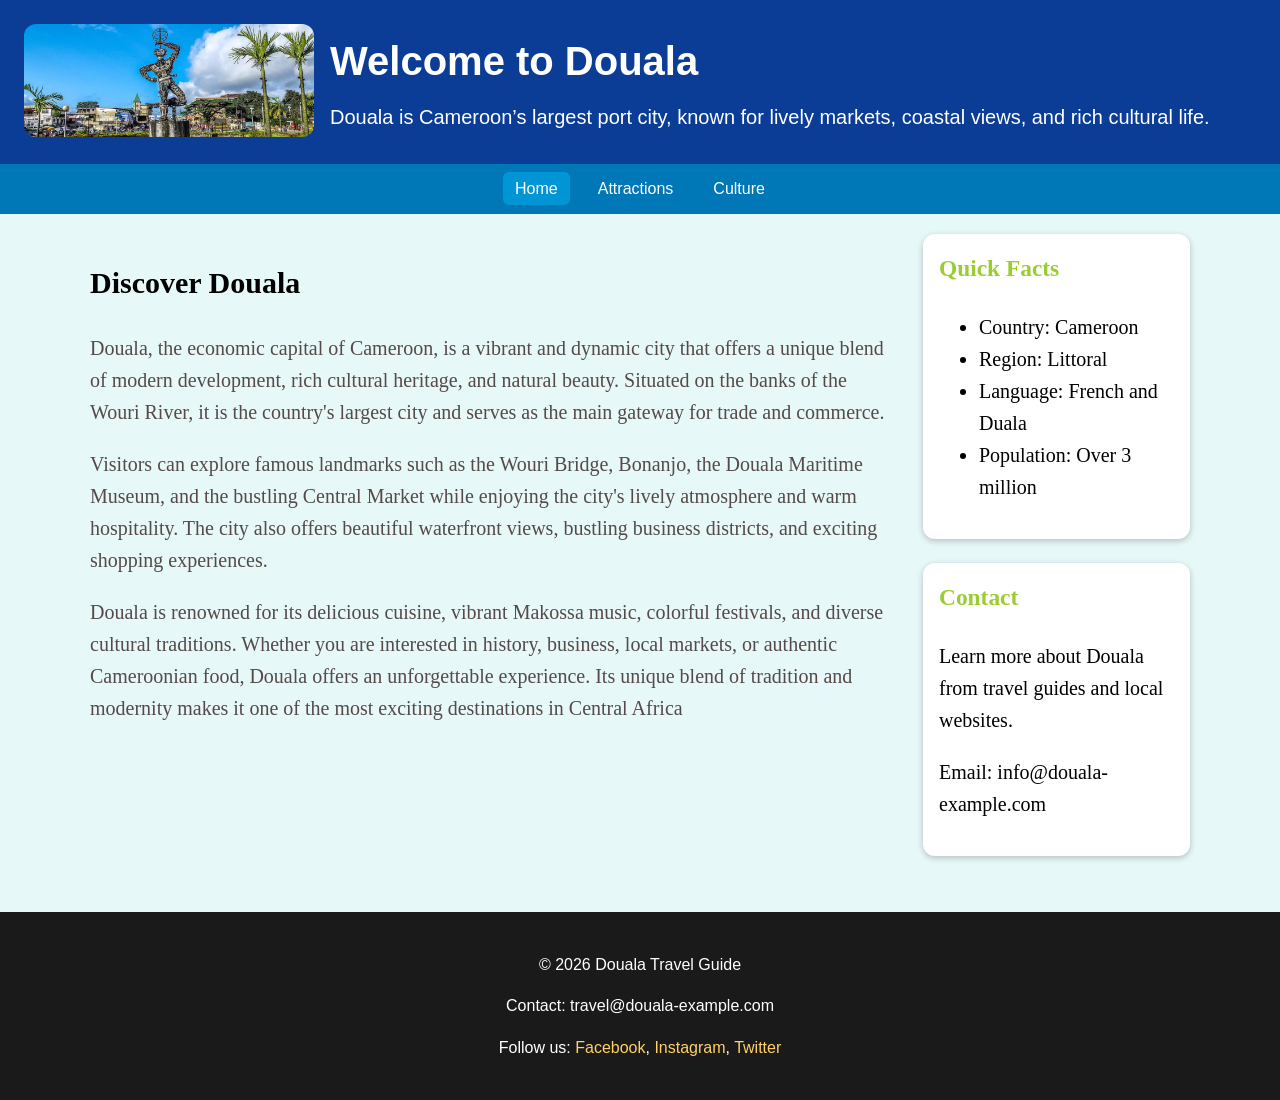
<file: index.html>
<!DOCTYPE html>
<html lang="en">
  <head>
    <meta charset="UTF-8">
    <meta name="viewport" content="width=device-width, initial-scale=1.0">
    <title>Douala | Home</title>
    <link rel="stylesheet" href="styles.css">
  </head>
  <body>
    <!-- Header contains the city logo on the left and the title + description on the right -->
    <header class="site-header">
      <div class="header-left">
        <img
          src="images/Doualaview.jpg"
          alt="Logo of Douala city"
          class="city-logo"
        />
      </div>

      <div class="header-right">
        <h1>Welcome to Douala</h1>
        <p class="page-description">
          Douala is Cameroon’s largest port city, known for lively markets,
          coastal views, and rich cultural life.
        </p>
      </div>
    </header>

    <!-- Navigation bar links to the main pages -->
    <nav class="site-nav" aria-label="Main site navigation">
      <ul>
        <li><a href="index.html" class="active">Home</a></li>
        <li><a href="attractions.html">Attractions</a></li>
        <li><a href="culture.html">Culture</a></li>
      </ul>
    </nav>

    <!-- Main page content: left side content and right side sidebar -->
    <main class="content-area">
      <section class="main-content">
        <h2>Discover Douala</h2>
        <p class="intro">
        Douala, the economic capital of Cameroon, is a vibrant and dynamic city that offers
         a unique blend of modern development, rich cultural heritage, and natural beauty.
          Situated on the banks of the Wouri River, it is the country's largest city and serves as 
          the main gateway for trade and commerce.
        </p>
        <p class="intro">
        Visitors can explore famous landmarks such as the Wouri Bridge, Bonanjo, the Douala Maritime Museum, 
         and the bustling Central Market while enjoying the city's lively atmosphere and warm hospitality. 
         The city also offers beautiful waterfront views, bustling business districts, and exciting shopping experiences.
        </p>
        <p class="intro">
          Douala is renowned for its delicious cuisine, vibrant Makossa music, colorful festivals, and diverse cultural traditions.
           Whether you are interested in history, business, local markets, or authentic Cameroonian food, Douala offers an unforgettable experience. 
           Its unique blend of tradition and modernity makes it one of the most exciting destinations in Central Africa
        </p>
      </section>

      <aside class="sidebar">
        <div class="card">
          <h3>Quick Facts</h3>
          <ul>
            <li>Country: Cameroon</li>
            <li>Region: Littoral</li>
            <li>Language: French and Duala</li>
            <li>Population: Over 3 million</li>
          </ul>
        </div>

        <div class="card">
          <h3>Contact</h3>
          <p>Learn more about Douala from travel guides and local websites.</p>
          <p>Email: info@douala-example.com</p>
        </div>
      </aside>
    </main>

    <!-- Footer with copyright, contact, and social links -->
    <footer class="site-footer">
      <p>&copy; 2026 Douala Travel Guide</p>
      <p>Contact: travel@douala-example.com</p>
      <p>
        Follow us:
        <a href="https://www.facebook.com/Doualaphotos" target="_blank">Facebook</a>,
        <a href="https://www.facebook.com/Doualaphotos" target="_blank">Instagram</a>,
        <a href="https://www.facebook.com/Doualaphotos" target="_blank">Twitter</a>
      </p>
    </footer>
  </body>
</html>
</file>
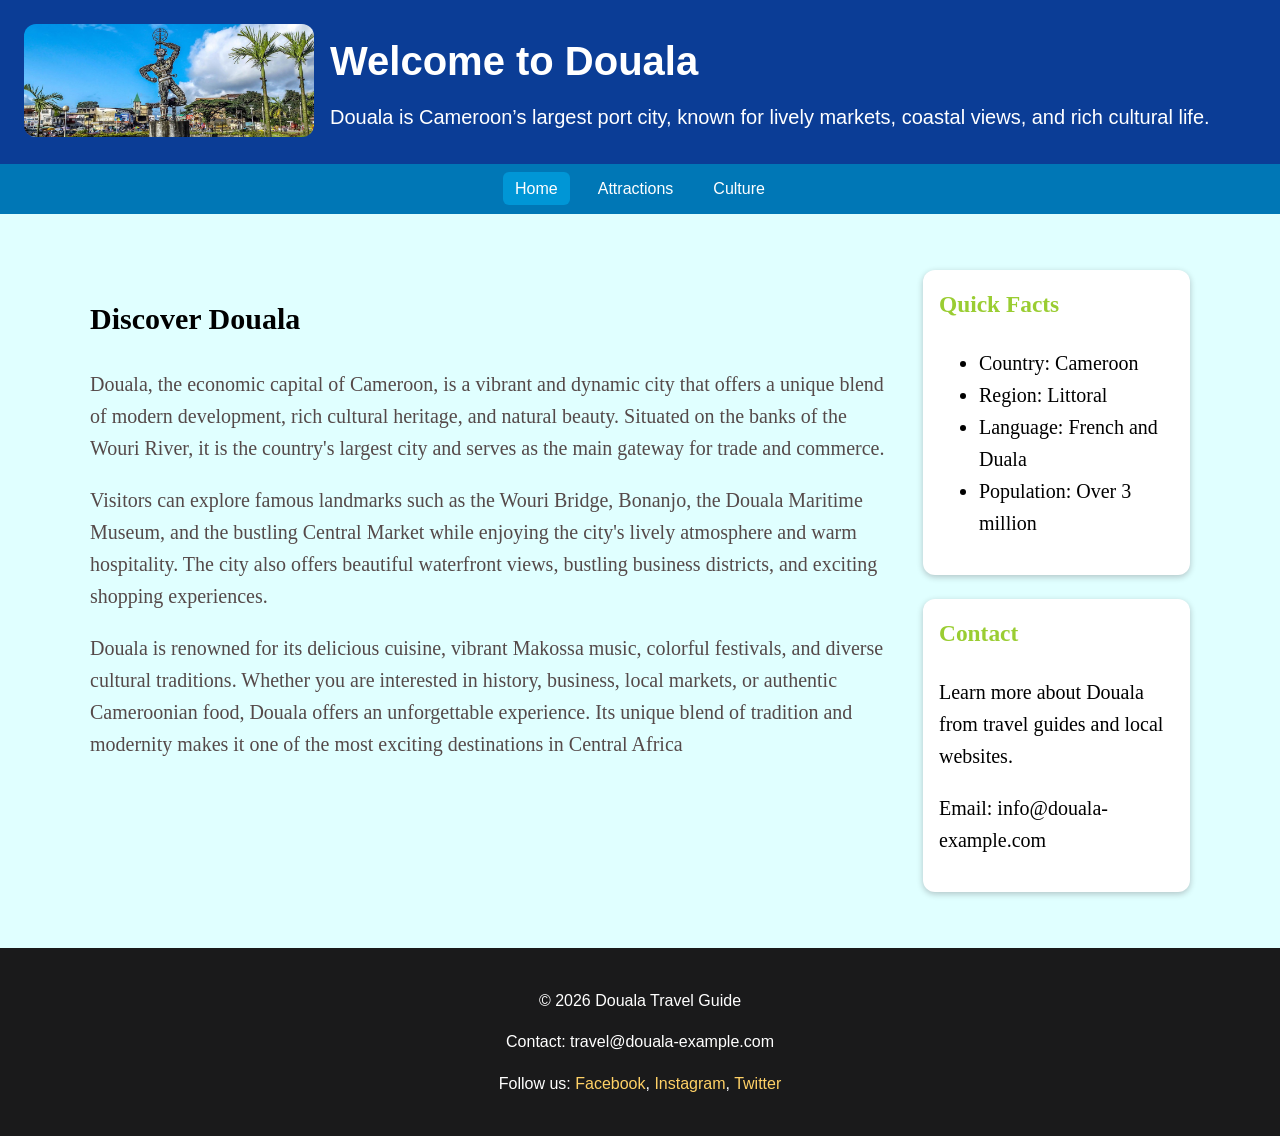
<file: Douala/index.html>
<!DOCTYPE html>
<html lang="en">
  <head>
    <meta charset="UTF-8">
    <meta name="viewport" content="width=device-width, initial-scale=1.0">
    <title>Douala | Home</title>
    <link rel="stylesheet" href="styles.css">
  </head>
  <body>
    <!-- Header contains the city logo on the left and the title + description on the right -->
    <div class="top-bar">
    <header class="site-header">
      <div class="header-left">
        <img
          src="images/Doualaview.jpg"
          alt="Logo of Douala city"
          class="city-logo"
        />
      </div>

      <div class="header-right">
        <h1>Welcome to Douala</h1>
        <p class="page-description">
          Douala is Cameroon’s largest port city, known for lively markets,
          coastal views, and rich cultural life.
        </p>
      </div>
    </header>

    <!-- Navigation bar links to the main pages -->
    <nav class="site-nav" aria-label="Main site navigation">
      <ul>
        <li><a href="index.html" class="active">Home</a></li>
        <li><a href="attractions.html">Attractions</a></li>
        <li><a href="culture.html">Culture</a></li>
      </ul>
    </nav>
    </div>

    <!-- Main page content: left side content and right side sidebar -->
    <main class="content-area">
      <section class="main-content">
        <h2>Discover Douala</h2>
        <p class="intro">
        Douala, the economic capital of Cameroon, is a vibrant and dynamic city that offers
         a unique blend of modern development, rich cultural heritage, and natural beauty.
          Situated on the banks of the Wouri River, it is the country's largest city and serves as 
          the main gateway for trade and commerce.
        </p>
        <p class="intro">
        Visitors can explore famous landmarks such as the Wouri Bridge, Bonanjo, the Douala Maritime Museum, 
         and the bustling Central Market while enjoying the city's lively atmosphere and warm hospitality. 
         The city also offers beautiful waterfront views, bustling business districts, and exciting shopping experiences.
        </p>
        <p class="intro">
          Douala is renowned for its delicious cuisine, vibrant Makossa music, colorful festivals, and diverse cultural traditions.
           Whether you are interested in history, business, local markets, or authentic Cameroonian food, Douala offers an unforgettable experience. 
           Its unique blend of tradition and modernity makes it one of the most exciting destinations in Central Africa
        </p>
      </section>

      <aside class="sidebar">
        <div class="card">
          <h3>Quick Facts</h3>
          <ul>
            <li>Country: Cameroon</li>
            <li>Region: Littoral</li>
            <li>Language: French and Duala</li>
            <li>Population: Over 3 million</li>
          </ul>
        </div>

        <div class="card">
          <h3>Contact</h3>
          <p>Learn more about Douala from travel guides and local websites.</p>
          <p>Email: info@douala-example.com</p>
        </div>
      </aside>
    </main>

    <!-- Footer with copyright, contact, and social links -->
    <footer class="site-footer">
      <p>&copy; 2026 Douala Travel Guide</p>
      <p>Contact: travel@douala-example.com</p>
      <p>
        Follow us:
        <a href="https://www.facebook.com/Doualaphotos" target="_blank">Facebook</a>,
        <a href="https://www.facebook.com/Doualaphotos" target="_blank">Instagram</a>,
        <a href="https://www.facebook.com/Doualaphotos" target="_blank">Twitter</a>
      </p>
    </footer>
  </body>
</html>
</file>
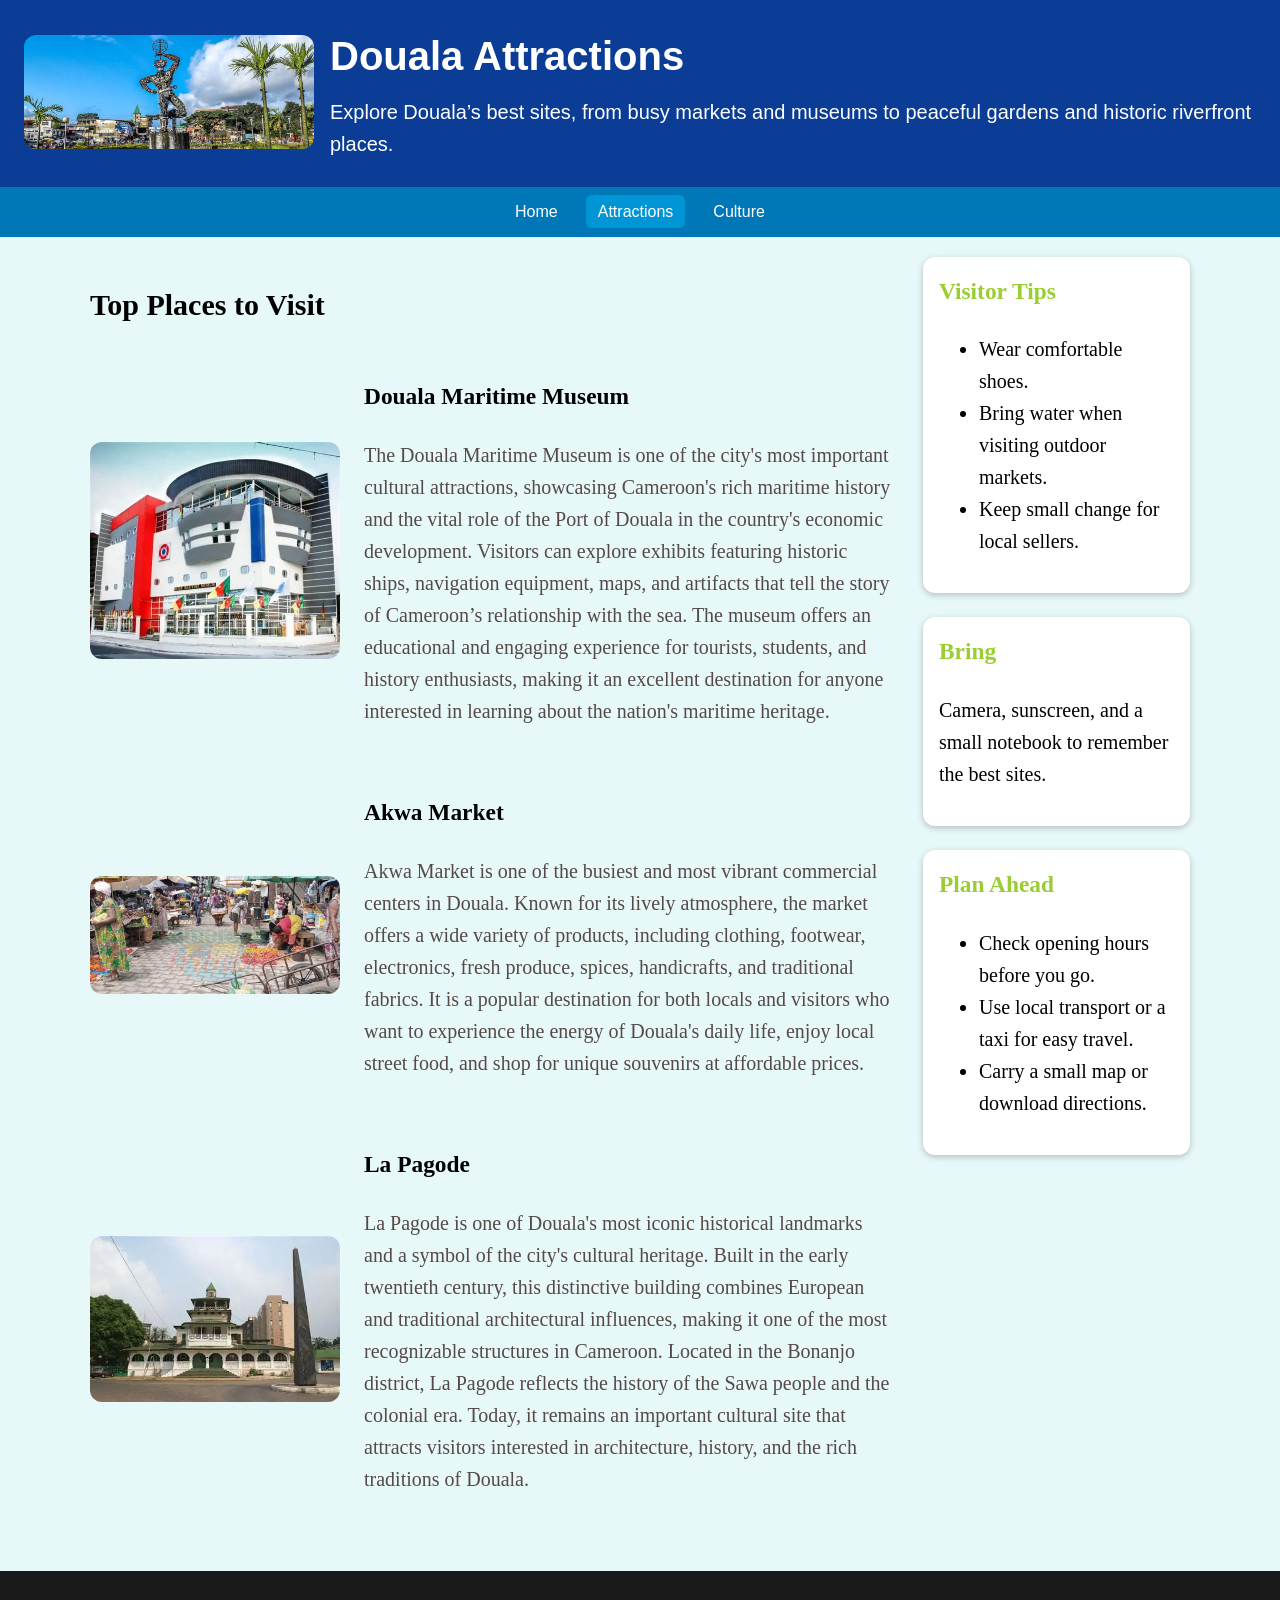
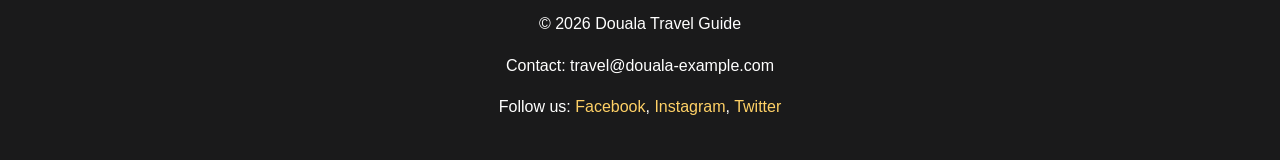
<file: attractions.html>
<!DOCTYPE html>
<html lang="en">
  <head>
    <meta charset="UTF-8">
    <meta name="viewport" content="width=device-width, initial-scale=1.0">
    <title>Douala | Attractions</title>
    <link rel="stylesheet" href="styles.css">
  </head>
  <body>
    <header class="site-header">
      <div class="header-left">
        <img
          src="images/Doualaview.jpg"
          alt="Logo of Douala city"
          class="city-logo"
        />
      </div>

      <div class="header-right">
        <h1>Douala Attractions</h1>
        <p class="page-description">
          Explore Douala’s best sites, from busy markets and museums to peaceful gardens and historic riverfront places.
        </p>
      </div>
    </header>

    <nav class="site-nav" aria-label="Main site navigation">
      <ul>
        <li><a href="index.html">Home</a></li>
        <li><a href="attractions.html" class="active">Attractions</a></li>
        <li><a href="culture.html">Culture</a></li>
      </ul>
    </nav>

    <main class="content-area">
      <section class="main-content">
        <h2>Top Places to Visit</h2>
        <article class="highlight-card">
          <img
          src="images/museum.webp"
          alt="La Pagode in Douala"
          class="article-image"
          />
          <div class="article-text">
          <h3>Douala Maritime Museum</h3>
          <p class="intro">
            The Douala Maritime Museum is one of the city's most important cultural attractions, 
            showcasing Cameroon's rich maritime history and the vital role of the Port of Douala 
            in the country's economic development. Visitors can explore exhibits featuring historic ships,
             navigation equipment, maps, and artifacts that tell the story of Cameroon’s relationship with the sea. 
             The museum offers an educational and engaging experience for tourists, students, and history enthusiasts, 
             making it an excellent destination for anyone interested in learning about the nation's maritime heritage.
          </p>
          </div>
        </article>

        <article class="highlight-card">
          <img
          src="images/akwamarket.jpeg"
          alt="Akwa Market"
          class="article-image
          "/>
          <div class="article-text">
          <h3>Akwa Market</h3>
          <p class="intro">
            Akwa Market is one of the busiest and most vibrant commercial centers in Douala. Known for its lively atmosphere,
             the market offers a wide variety of products, including clothing, footwear, electronics, fresh produce, spices, 
             handicrafts, and traditional fabrics. It is a popular destination for both locals and visitors who want to experience the energy of Douala's daily life, 
             enjoy local street food, and shop for unique souvenirs at affordable prices.
          </p>
          </div>
        </article>

        <article class="highlight-card">
          <img
          src="images/lapagode.webp"
          alt="La Pagode in Douala"
          class="article-image"
          />
          <div class="article-text">
          <h3>La Pagode</h3>
          <p class="intro">
           La Pagode is one of Douala's most iconic historical landmarks and a symbol of the city's cultural heritage. 
           Built in the early twentieth century, this distinctive building combines European and traditional architectural influences,
            making it one of the most recognizable structures in Cameroon. Located in the Bonanjo district, La Pagode reflects the history of the Sawa people and the colonial era. 
            Today, it remains an important cultural site that attracts visitors interested in architecture, history, and the rich traditions of Douala.
          </p>
          </div>
        </article>
      </section>

      <aside class="sidebar">
        <div class="card">
          <h3>Visitor Tips</h3>
          <ul>
            <li>Wear comfortable shoes.</li>
            <li>Bring water when visiting outdoor markets.</li>
            <li>Keep small change for local sellers.</li>
          </ul>
        </div>

        <div class="card">
          <h3>Bring</h3>
          <p>Camera, sunscreen, and a small notebook to remember the best sites.</p>
        </div>
        <div class="card">
          <h3>Plan Ahead</h3>
        <ul>
          <li>Check opening hours before you go.</li>
          <li>Use local transport or a taxi for easy travel.</li>
          <li>Carry a small map or download directions.</li>
      </ul>
  </div>
      </aside>
    </main>

    <footer class="site-footer">
      <p>&copy; 2026 Douala Travel Guide</p>
      <p>Contact: travel@douala-example.com</p>
      <p>
        Follow us:
        <a href="#">Facebook</a>,
        <a href="#">Instagram</a>,
        <a href="#">Twitter</a>
      </p>
    </footer>
  </body>
</html>
</file>
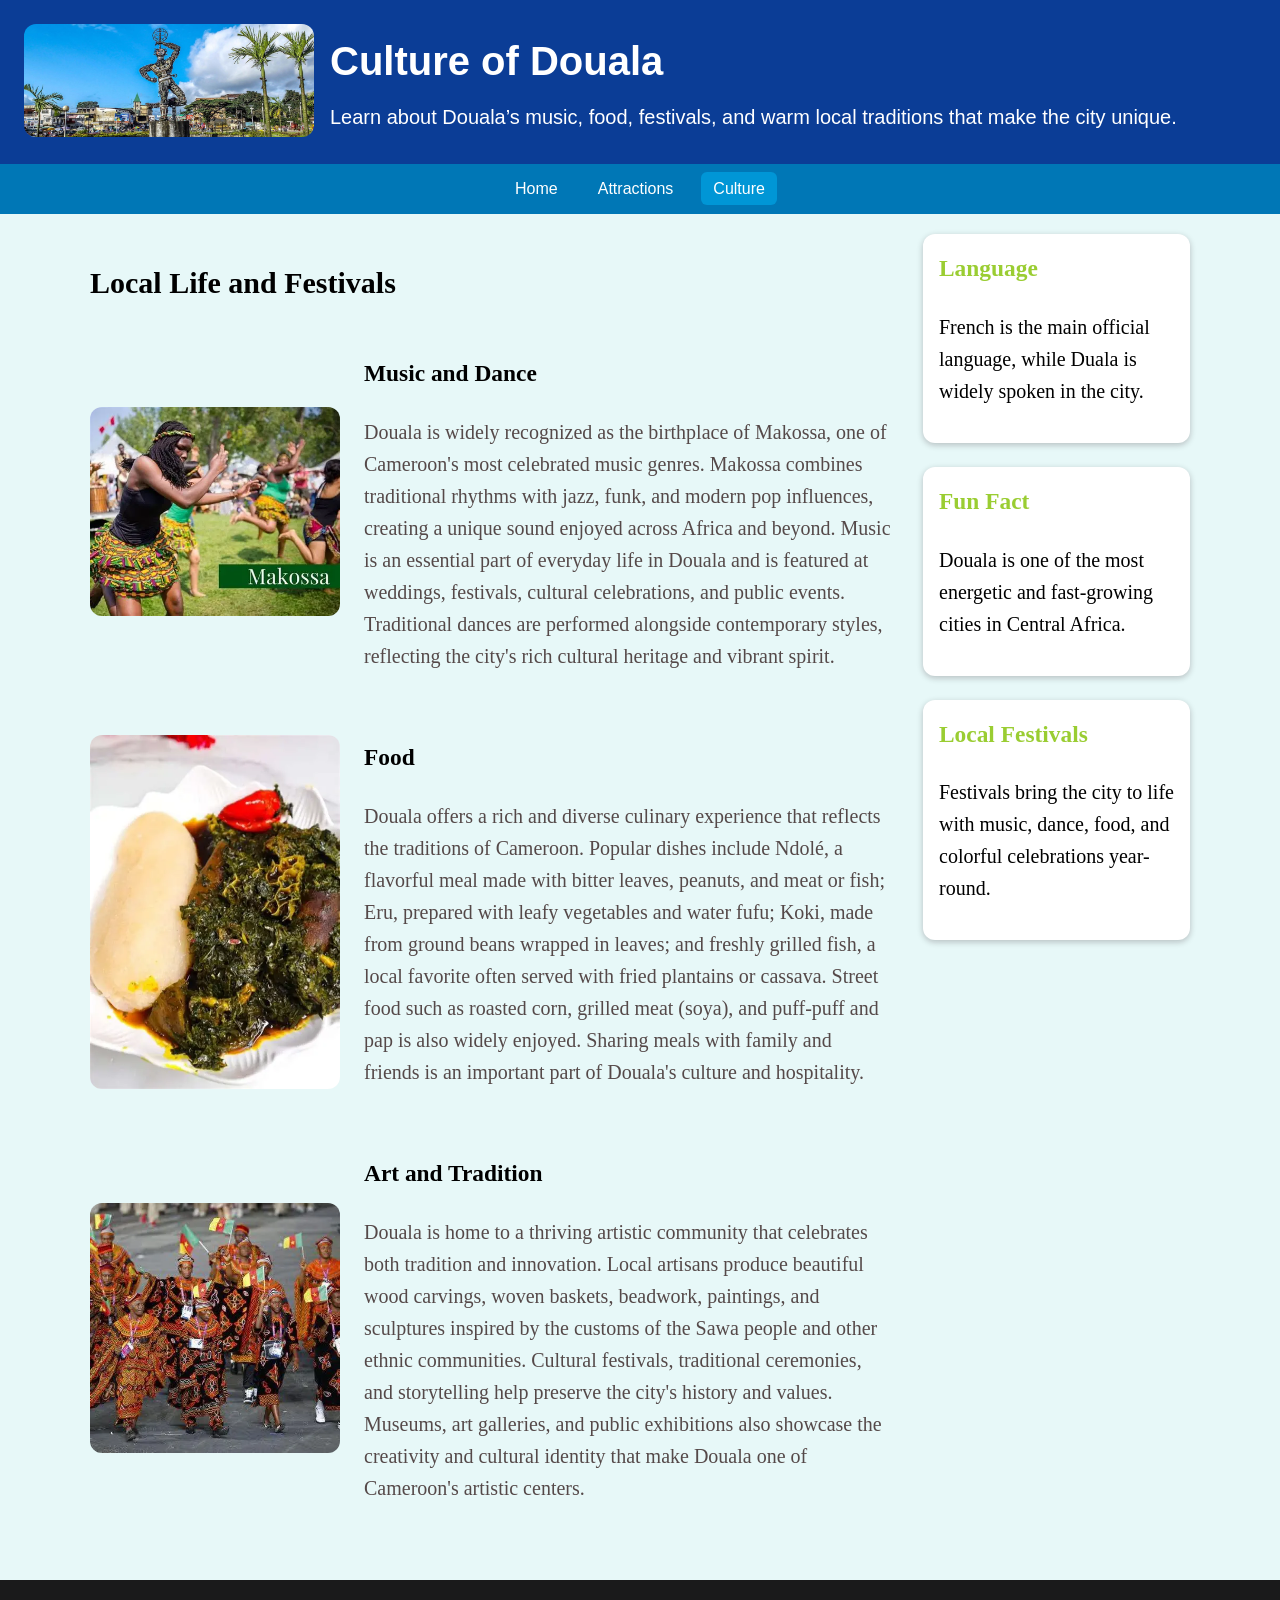
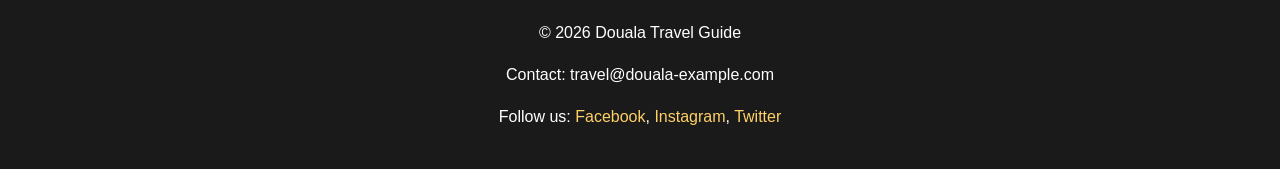
<file: culture.html>
<!DOCTYPE html>
<html lang="en">
  <head>
    <meta charset="UTF-8">
    <meta name="viewport" content="width=device-width, initial-scale=1.0">
    <title>Douala | Culture</title>
    <link rel="stylesheet" href="styles.css">
  </head>
  <body>
    <header class="site-header">
      <div class="header-left">
        <img
          src="images/Doualaview.jpg"
          alt="Logo of Douala city"
          class="city-logo"
        />
      </div>

      <div class="header-right">
        <h1>Culture of Douala</h1>
        <p class="page-description">
         Learn about Douala’s music, food, festivals, and warm local traditions that make the city unique.
        </p>
      </div>
    </header>

    <nav class="site-nav" aria-label="Main site navigation">
      <ul>
        <li><a href="index.html">Home</a></li>
        <li><a href="attractions.html">Attractions</a></li>
        <li><a href="culture.html" class="active">Culture</a></li>
      </ul>
    </nav>

    <main class="content-area">
      <section class="main-content">
        <h2>Local Life and Festivals</h2>
        <article class="highlight-card">
          <img
          src="images/makossa.webp"
          alt="Makossa Dance"
          class="article-image
          "/>
          <div class="article-text">
          <h3>Music and Dance</h3>
          <p class="intro">
           Douala is widely recognized as the birthplace of Makossa, one of Cameroon's most celebrated music genres. 
           Makossa combines traditional rhythms with jazz, funk, and modern pop influences, creating a unique sound enjoyed across Africa and beyond. 
           Music is an essential part of everyday life in Douala and is featured at weddings, festivals, cultural celebrations, and public events.
            Traditional dances are performed alongside contemporary styles, reflecting the city's rich cultural heritage and vibrant spirit.
          </p>
          </div>
        </article>

        <article class="highlight-card">
          <img
          src="images/fufueru.webp"
          alt="Cameroon Dish Fufu and Eru"
          class="article-image"
          />
          <div class="article-text">
          <h3>Food</h3>
          <p class="intro">
            Douala offers a rich and diverse culinary experience that reflects the traditions of Cameroon. 
            Popular dishes include Ndolé, a flavorful meal made with bitter leaves, peanuts, and meat or fish; Eru, prepared with leafy vegetables 
            and water fufu; Koki, made from ground beans wrapped in leaves; and freshly grilled fish, a local favorite often served with fried plantains or cassava.
             Street food such as roasted corn, grilled meat (soya), and puff-puff and pap is also widely enjoyed. Sharing meals with family and friends is an important part of Douala's culture and hospitality.
          </p>
          </div>
        </article>

        <article class="highlight-card">
          <img
          src="images/culture.webp"
          alt="Cemeroon Art and Tradition"
          class="article-image"
          />
          <div class="article-text">
          <h3>Art and Tradition</h3>
          <p class="intro">
            Douala is home to a thriving artistic community that celebrates both tradition and innovation. 
            Local artisans produce beautiful wood carvings, woven baskets, beadwork, paintings, and sculptures inspired
             by the customs of the Sawa people and other ethnic communities. Cultural festivals, traditional ceremonies, and storytelling help 
             preserve the city's history and values. Museums, art galleries, and public exhibitions also showcase the creativity and cultural identity 
             that make Douala one of Cameroon's artistic centers.
          </p>
          </div>
        </article>
      </section>

      <aside class="sidebar">
        <div class="card">
          <h3>Language</h3>
          <p>
            French is the main official language, while Duala is widely spoken in
            the city.
          </p>
        </div>

        <div class="card">
          <h3>Fun Fact</h3>
          <p>Douala is one of the most energetic and fast-growing cities in Central Africa.</p>
        </div>
        <div class="card">
        <h3>Local Festivals</h3>
         <p>Festivals bring the city to life with music, dance, food, and colorful celebrations year-round.</p>
      </div>
      </aside>
    </main>

    <footer class="site-footer">
      <p>&copy; 2026 Douala Travel Guide</p>
      <p>Contact: travel@douala-example.com</p>
      <p>
        Follow us:
        <a href="#">Facebook</a>,
        <a href="#">Instagram</a>,
        <a href="#">Twitter</a>
      </p>
    </footer>
  </body>
</html>
</file>
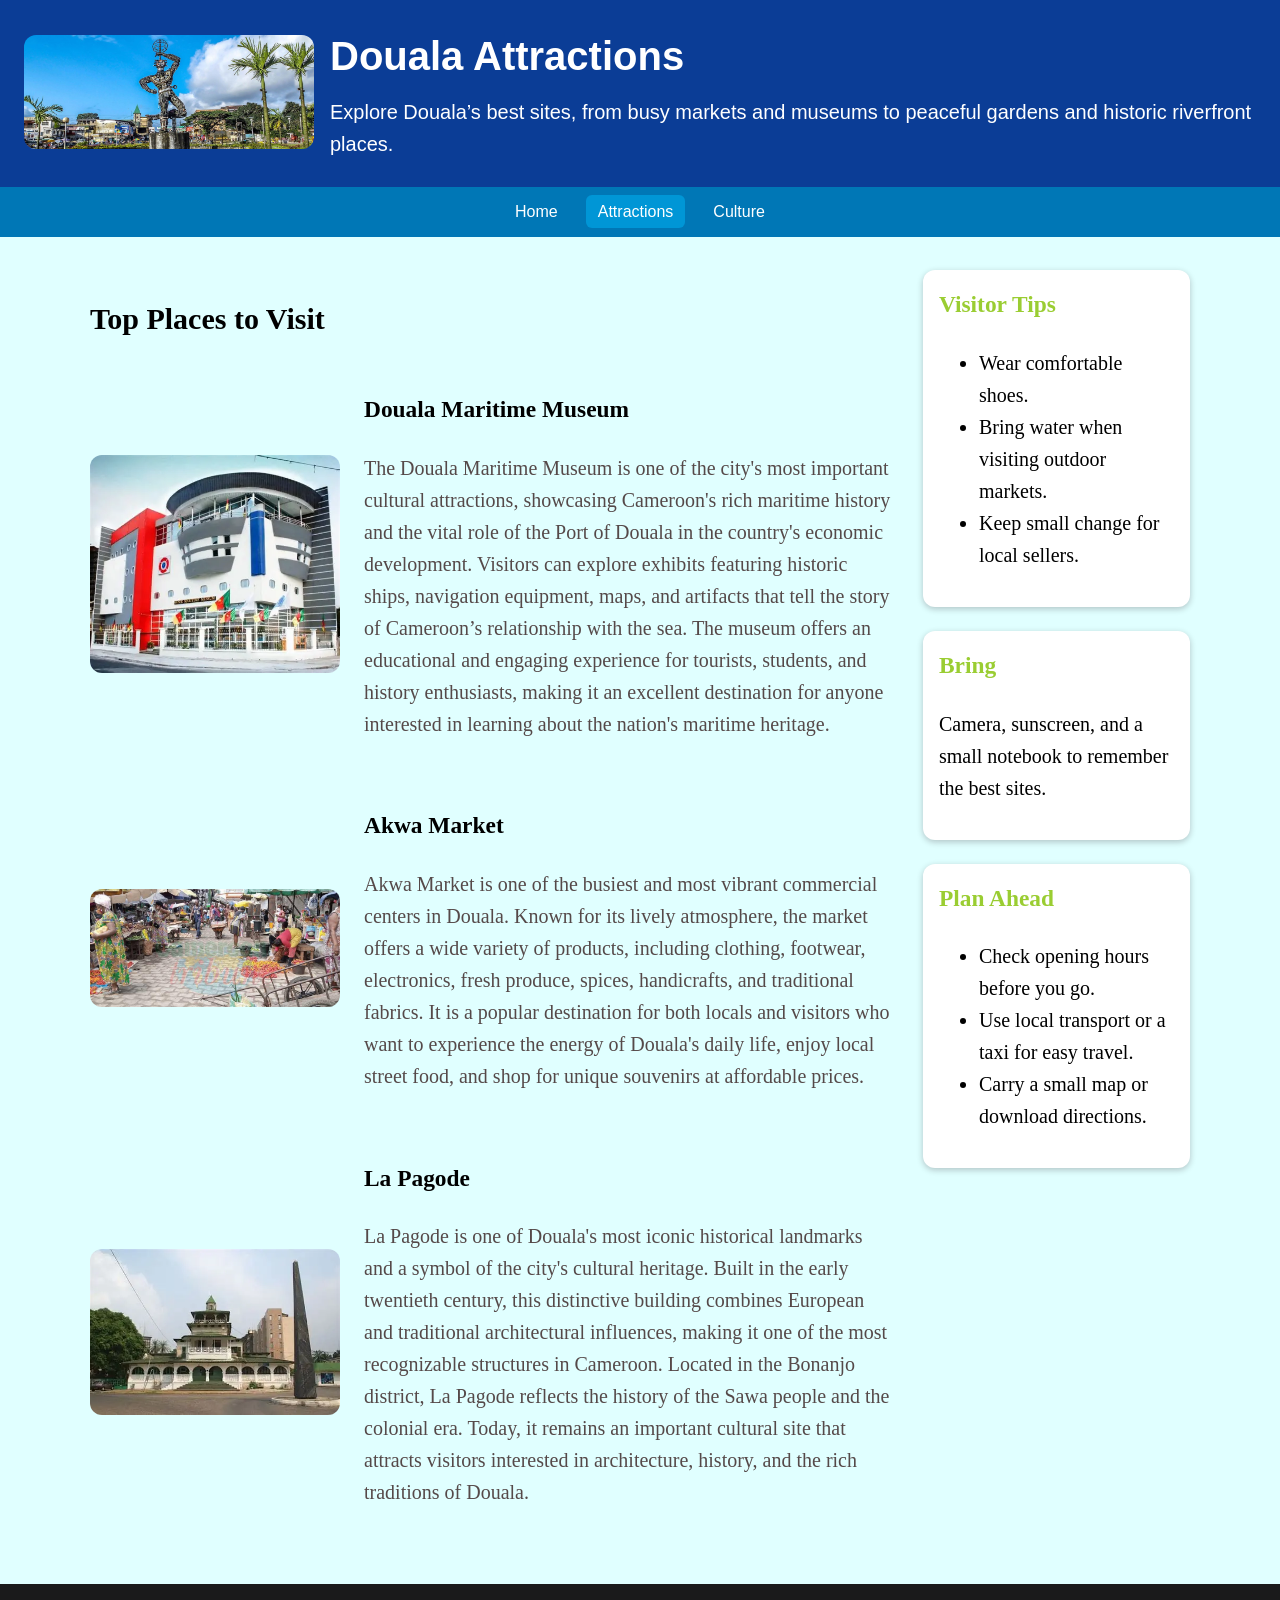
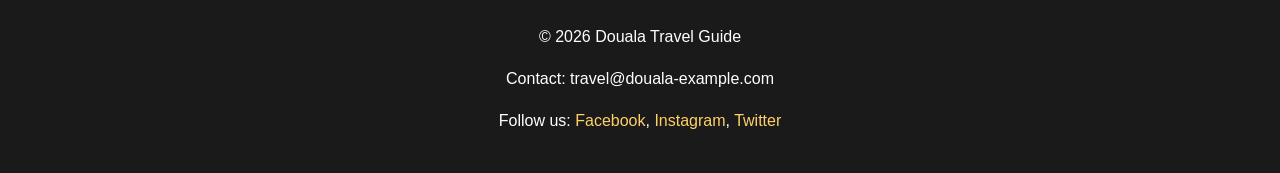
<file: Douala/attractions.html>
<!DOCTYPE html>
<html lang="en">
  <head>
    <meta charset="UTF-8">
    <meta name="viewport" content="width=device-width, initial-scale=1.0">
    <title>Douala | Attractions</title>
    <link rel="stylesheet" href="styles.css">
  </head>
  <body>
    <div class="top-bar">
    <header class="site-header">
      <div class="header-left">
        <img
          src="images/Doualaview.jpg"
          alt="Logo of Douala city"
          class="city-logo"
        />
      </div>

      <div class="header-right">
        <h1>Douala Attractions</h1>
        <p class="page-description">
          Explore Douala’s best sites, from busy markets and museums to peaceful gardens and historic riverfront places.
        </p>
      </div>
    </header>

    <nav class="site-nav" aria-label="Main site navigation">
      <ul>
        <li><a href="index.html">Home</a></li>
        <li><a href="attractions.html" class="active">Attractions</a></li>
        <li><a href="culture.html">Culture</a></li>
      </ul>
    </nav>
    </div>

    <main class="content-area">
      <section class="main-content">
        <h2>Top Places to Visit</h2>
        <article class="highlight-card">
          <img
          src="images/museum.webp"
          alt="La Pagode in Douala"
          class="article-image"
          />
          <div class="article-text">
          <h3>Douala Maritime Museum</h3>
          <p class="intro">
            The Douala Maritime Museum is one of the city's most important cultural attractions, 
            showcasing Cameroon's rich maritime history and the vital role of the Port of Douala 
            in the country's economic development. Visitors can explore exhibits featuring historic ships,
             navigation equipment, maps, and artifacts that tell the story of Cameroon’s relationship with the sea. 
             The museum offers an educational and engaging experience for tourists, students, and history enthusiasts, 
             making it an excellent destination for anyone interested in learning about the nation's maritime heritage.
          </p>
          </div>
        </article>

        <article class="highlight-card">
          <img
          src="images/akwamarket.jpeg"
          alt="Akwa Market"
          class="article-image
          "/>
          <div class="article-text">
          <h3>Akwa Market</h3>
          <p class="intro">
            Akwa Market is one of the busiest and most vibrant commercial centers in Douala. Known for its lively atmosphere,
             the market offers a wide variety of products, including clothing, footwear, electronics, fresh produce, spices, 
             handicrafts, and traditional fabrics. It is a popular destination for both locals and visitors who want to experience the energy of Douala's daily life, 
             enjoy local street food, and shop for unique souvenirs at affordable prices.
          </p>
          </div>
        </article>

        <article class="highlight-card">
          <img
          src="images/lapagode.webp"
          alt="La Pagode in Douala"
          class="article-image"
          />
          <div class="article-text">
          <h3>La Pagode</h3>
          <p class="intro">
           La Pagode is one of Douala's most iconic historical landmarks and a symbol of the city's cultural heritage. 
           Built in the early twentieth century, this distinctive building combines European and traditional architectural influences,
            making it one of the most recognizable structures in Cameroon. Located in the Bonanjo district, La Pagode reflects the history of the Sawa people and the colonial era. 
            Today, it remains an important cultural site that attracts visitors interested in architecture, history, and the rich traditions of Douala.
          </p>
          </div>
        </article>
      </section>

      <aside class="sidebar">
        <div class="card">
          <h3>Visitor Tips</h3>
          <ul>
            <li>Wear comfortable shoes.</li>
            <li>Bring water when visiting outdoor markets.</li>
            <li>Keep small change for local sellers.</li>
          </ul>
        </div>

        <div class="card">
          <h3>Bring</h3>
          <p>Camera, sunscreen, and a small notebook to remember the best sites.</p>
        </div>
        <div class="card">
          <h3>Plan Ahead</h3>
        <ul>
          <li>Check opening hours before you go.</li>
          <li>Use local transport or a taxi for easy travel.</li>
          <li>Carry a small map or download directions.</li>
      </ul>
  </div>
      </aside>
    </main>

    <footer class="site-footer">
      <p>&copy; 2026 Douala Travel Guide</p>
      <p>Contact: travel@douala-example.com</p>
      <p>
        Follow us:
        <a href="#">Facebook</a>,
        <a href="#">Instagram</a>,
        <a href="#">Twitter</a>
      </p>
    </footer>
  </body>
</html>
</file>
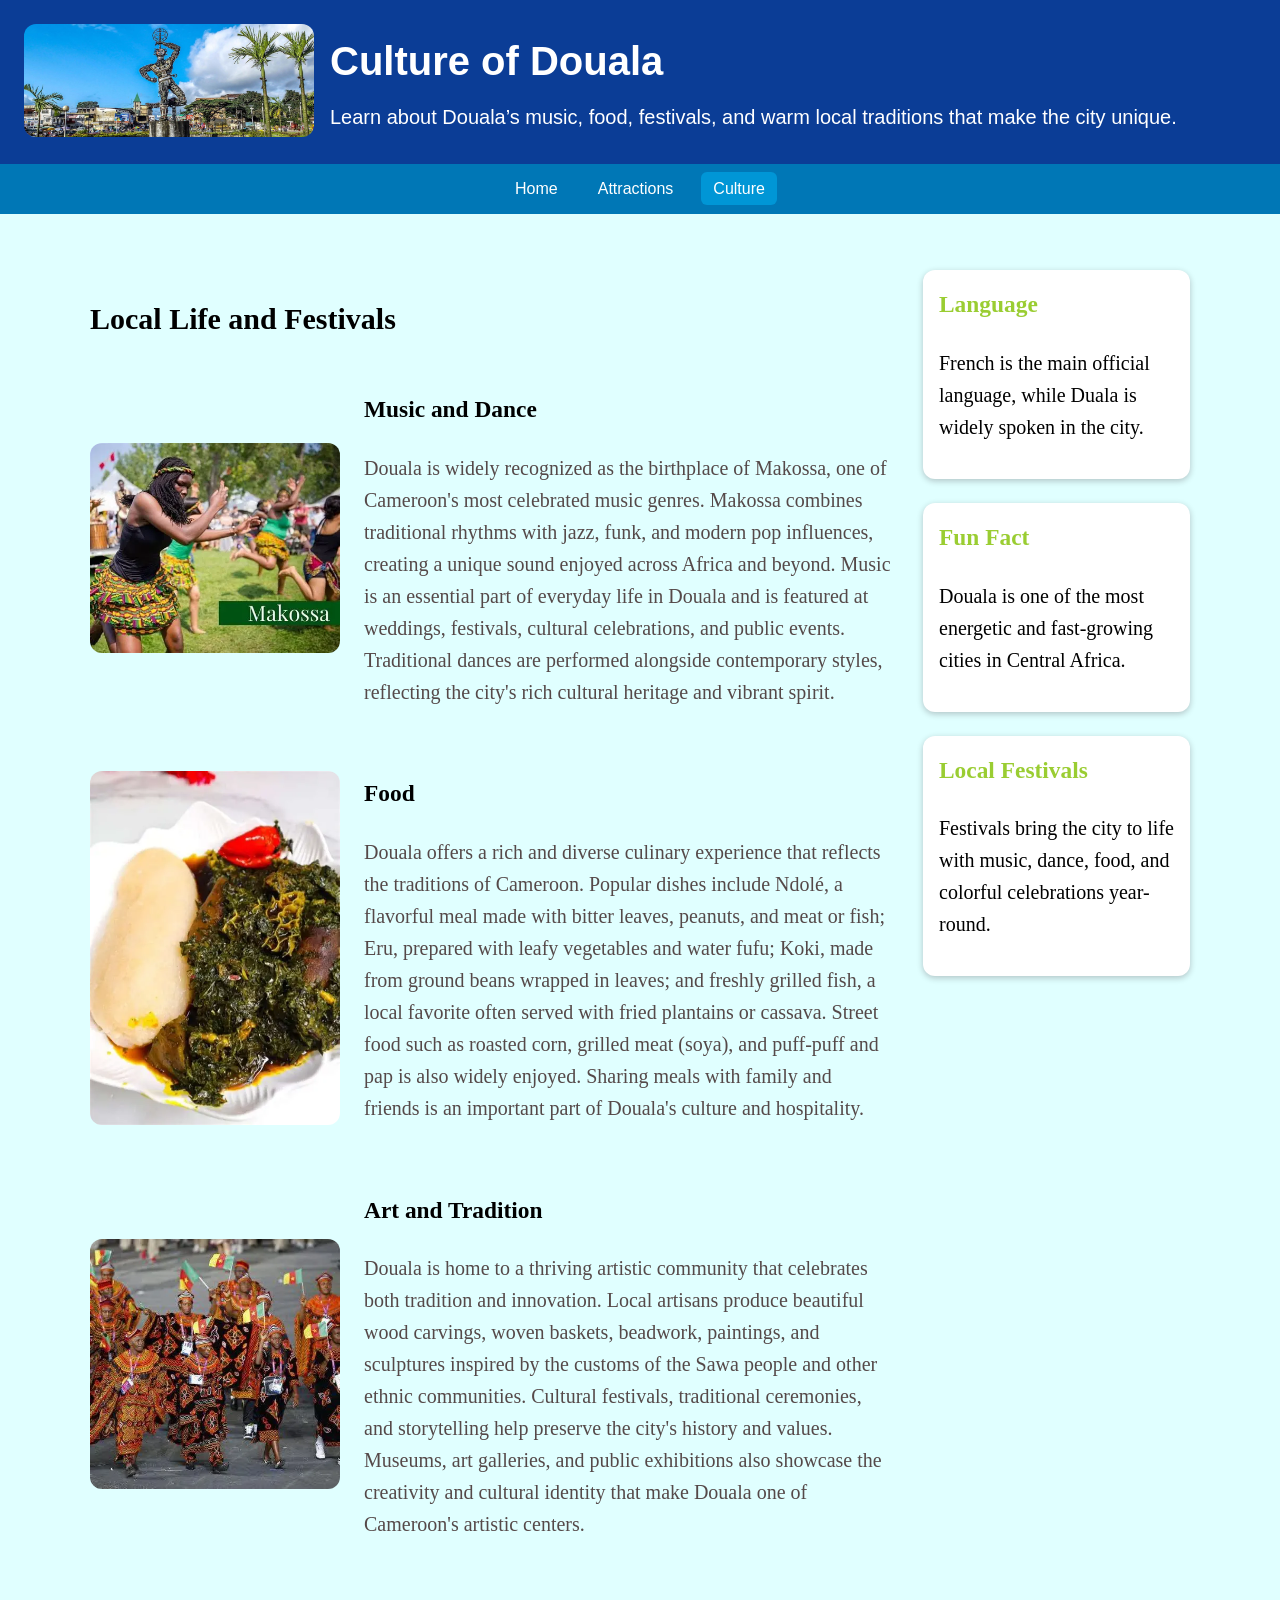
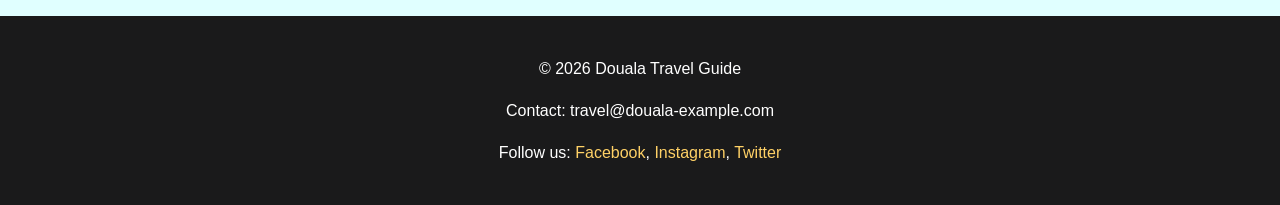
<file: Douala/culture.html>
<!DOCTYPE html>
<html lang="en">
  <head>
    <meta charset="UTF-8">
    <meta name="viewport" content="width=device-width, initial-scale=1.0">
    <title>Douala | Culture</title>
    <link rel="stylesheet" href="styles.css">
  </head>
  <body>
    <div class="top-bar">
    <header class="site-header">
      <div class="header-left">
        <img
          src="images/Doualaview.jpg"
          alt="Logo of Douala city"
          class="city-logo"
        />
      </div>

      <div class="header-right">
        <h1>Culture of Douala</h1>
        <p class="page-description">
         Learn about Douala’s music, food, festivals, and warm local traditions that make the city unique.
        </p>
      </div>
    </header>

    <nav class="site-nav" aria-label="Main site navigation">
      <ul>
        <li><a href="index.html">Home</a></li>
        <li><a href="attractions.html">Attractions</a></li>
        <li><a href="culture.html" class="active">Culture</a></li>
      </ul>
    </nav>
    </div>

    <main class="content-area">
      <section class="main-content">
        <h2>Local Life and Festivals</h2>
        <article class="highlight-card">
          <img
          src="images/makossa.webp"
          alt="Makossa Dance"
          class="article-image
          "/>
          <div class="article-text">
          <h3>Music and Dance</h3>
          <p class="intro">
           Douala is widely recognized as the birthplace of Makossa, one of Cameroon's most celebrated music genres. 
           Makossa combines traditional rhythms with jazz, funk, and modern pop influences, creating a unique sound enjoyed across Africa and beyond. 
           Music is an essential part of everyday life in Douala and is featured at weddings, festivals, cultural celebrations, and public events.
            Traditional dances are performed alongside contemporary styles, reflecting the city's rich cultural heritage and vibrant spirit.
          </p>
          </div>
        </article>

        <article class="highlight-card">
          <img
          src="images/fufueru.webp"
          alt="Cameroon Dish Fufu and Eru"
          class="article-image"
          />
          <div class="article-text">
          <h3>Food</h3>
          <p class="intro">
            Douala offers a rich and diverse culinary experience that reflects the traditions of Cameroon. 
            Popular dishes include Ndolé, a flavorful meal made with bitter leaves, peanuts, and meat or fish; Eru, prepared with leafy vegetables 
            and water fufu; Koki, made from ground beans wrapped in leaves; and freshly grilled fish, a local favorite often served with fried plantains or cassava.
             Street food such as roasted corn, grilled meat (soya), and puff-puff and pap is also widely enjoyed. Sharing meals with family and friends is an important part of Douala's culture and hospitality.
          </p>
          </div>
        </article>

        <article class="highlight-card">
          <img
          src="images/culture.webp"
          alt="Cemeroon Art and Tradition"
          class="article-image"
          />
          <div class="article-text">
          <h3>Art and Tradition</h3>
          <p class="intro">
            Douala is home to a thriving artistic community that celebrates both tradition and innovation. 
            Local artisans produce beautiful wood carvings, woven baskets, beadwork, paintings, and sculptures inspired
             by the customs of the Sawa people and other ethnic communities. Cultural festivals, traditional ceremonies, and storytelling help 
             preserve the city's history and values. Museums, art galleries, and public exhibitions also showcase the creativity and cultural identity 
             that make Douala one of Cameroon's artistic centers.
          </p>
          </div>
        </article>
      </section>

      <aside class="sidebar">
        <div class="card">
          <h3>Language</h3>
          <p>
            French is the main official language, while Duala is widely spoken in
            the city.
          </p>
        </div>

        <div class="card">
          <h3>Fun Fact</h3>
          <p>Douala is one of the most energetic and fast-growing cities in Central Africa.</p>
        </div>
        <div class="card">
        <h3>Local Festivals</h3>
         <p>Festivals bring the city to life with music, dance, food, and colorful celebrations year-round.</p>
      </div>
      </aside>
    </main>

    <footer class="site-footer">
      <p>&copy; 2026 Douala Travel Guide</p>
      <p>Contact: travel@douala-example.com</p>
      <p>
        Follow us:
        <a href="#">Facebook</a>,
        <a href="#">Instagram</a>,
        <a href="#">Twitter</a>
      </p>
    </footer>
  </body>
</html>
</file>
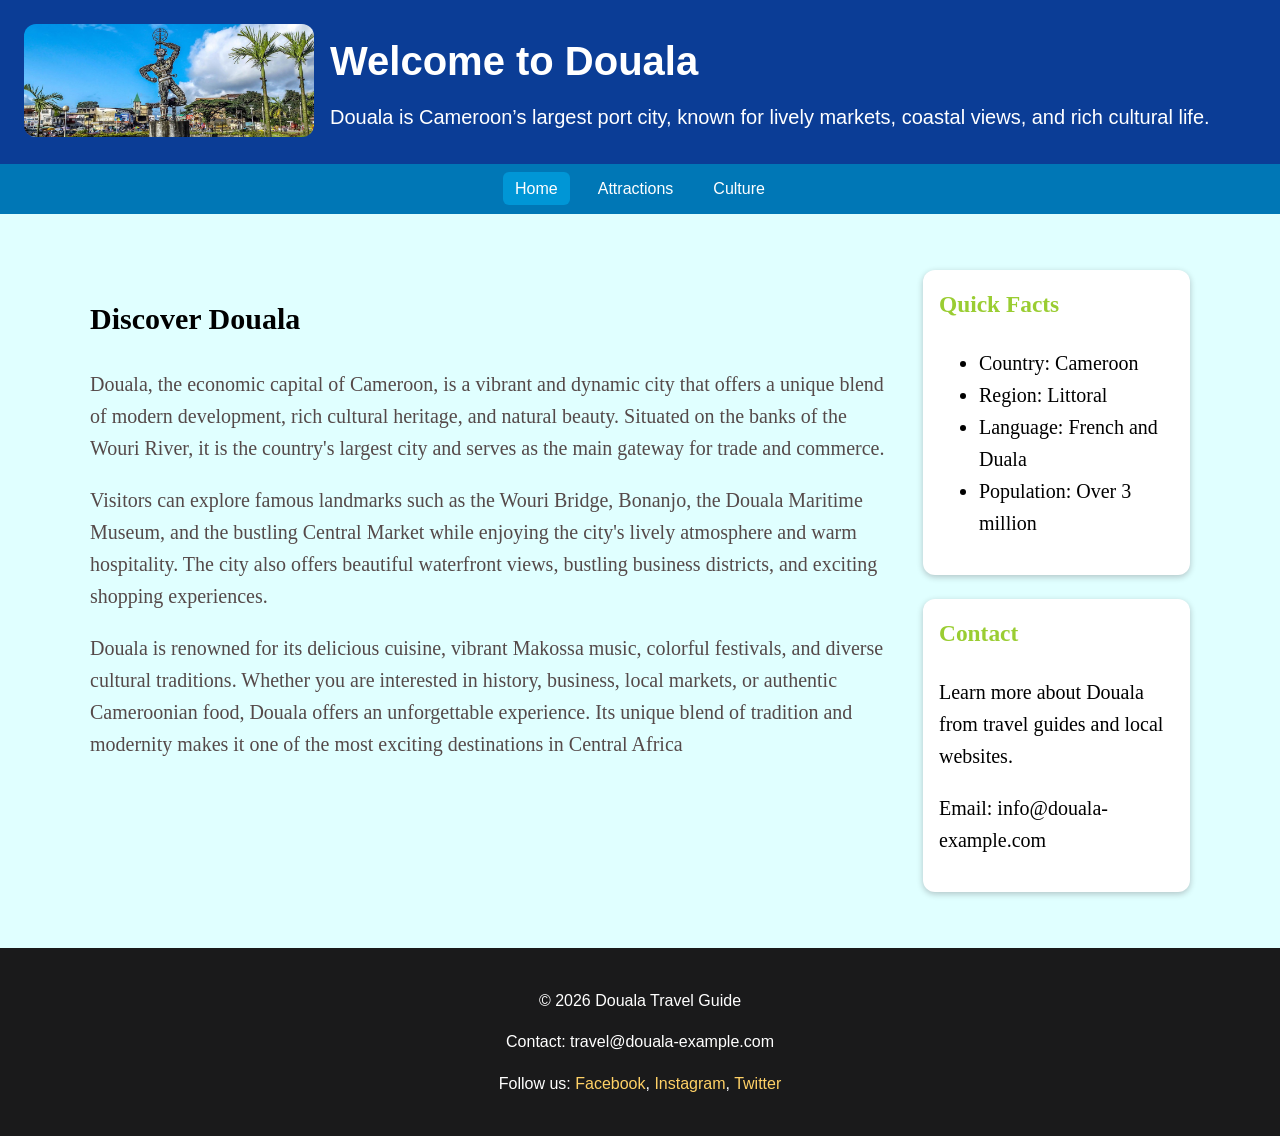
<file: Douala/home.html>
<!DOCTYPE html>
<html lang="en">
  <head>
    <meta charset="UTF-8">
    <meta name="viewport" content="width=device-width, initial-scale=1.0">
    <title>Douala | Home</title>
    <link rel="stylesheet" href="styles.css">
  </head>
  <body>
    <!-- Header contains the city logo on the left and the title + description on the right -->
    <div class="top-bar">
    <header class="site-header">
      <div class="header-left">
        <img
          src="images/Doualaview.jpg"
          alt="Logo of Douala city"
          class="city-logo"
        />
      </div>

      <div class="header-right">
        <h1>Welcome to Douala</h1>
        <p class="page-description">
          Douala is Cameroon’s largest port city, known for lively markets,
          coastal views, and rich cultural life.
        </p>
      </div>
    </header>

    <!-- Navigation bar links to the main pages -->
    <nav class="site-nav" aria-label="Main site navigation">
      <ul>
        <li><a href="home.html" class="active">Home</a></li>
        <li><a href="attractions.html">Attractions</a></li>
        <li><a href="culture.html">Culture</a></li>
      </ul>
    </nav>
    </div>

    <!-- Main page content: left side content and right side sidebar -->
    <main class="content-area">
      <section class="main-content">
        <h2>Discover Douala</h2>
        <p class="intro">
        Douala, the economic capital of Cameroon, is a vibrant and dynamic city that offers
         a unique blend of modern development, rich cultural heritage, and natural beauty.
          Situated on the banks of the Wouri River, it is the country's largest city and serves as 
          the main gateway for trade and commerce.
        </p>
        <p class="intro">
        Visitors can explore famous landmarks such as the Wouri Bridge, Bonanjo, the Douala Maritime Museum, 
         and the bustling Central Market while enjoying the city's lively atmosphere and warm hospitality. 
         The city also offers beautiful waterfront views, bustling business districts, and exciting shopping experiences.
        </p>
        <p class="intro">
          Douala is renowned for its delicious cuisine, vibrant Makossa music, colorful festivals, and diverse cultural traditions.
           Whether you are interested in history, business, local markets, or authentic Cameroonian food, Douala offers an unforgettable experience. 
           Its unique blend of tradition and modernity makes it one of the most exciting destinations in Central Africa
        </p>
      </section>

      <aside class="sidebar">
        <div class="card">
          <h3>Quick Facts</h3>
          <ul>
            <li>Country: Cameroon</li>
            <li>Region: Littoral</li>
            <li>Language: French and Duala</li>
            <li>Population: Over 3 million</li>
          </ul>
        </div>

        <div class="card">
          <h3>Contact</h3>
          <p>Learn more about Douala from travel guides and local websites.</p>
          <p>Email: info@douala-example.com</p>
        </div>
      </aside>
    </main>

    <!-- Footer with copyright, contact, and social links -->
    <footer class="site-footer">
      <p>&copy; 2026 Douala Travel Guide</p>
      <p>Contact: travel@douala-example.com</p>
      <p>
        Follow us:
        <a href="https://www.facebook.com/Doualaphotos" target="_blank">Facebook</a>,
        <a href="https://www.facebook.com/Doualaphotos" target="_blank">Instagram</a>,
        <a href="https://www.facebook.com/Doualaphotos" target="_blank">Twitter</a>
      </p>
    </footer>
  </body>
</html>
</file>
<file: styles.css>
/* Basic page styles */
body {
  margin: 0;
  font-family: Arial, Helvetica, sans-serif;
  line-height: 1.6;
  background-color: rgb(231, 248, 248);
  
}

/* Header with logo image on the left and text content on the right */
.site-header {
  display: flex;
  align-items: center;
  justify-content: flex-start;
  gap: 1rem;
  padding: 1.5rem;
  background-color: #0B3D96;
  color: white;
  border-bottom: 3px solid  #0B3D96;
}

/* Ensure the logo image stays a reasonable size */
.city-logo {
  width: 290px;
  height: auto;
  border-radius: 12px;
  display: block;
}

/* Right side header content */
.header-right h1 {
  margin: 0 0 0.5rem 0;
  font-family: Arial, Helvetica, sans-serif;
  font-size: 2.5rem;
  flex: 1;
}

.page-description {
  margin: 0;
   font-family: Arial, Helvetica, sans-serif;
  font-size: 1.25rem;
  flex: 1;
}
/* Navigation bar below the header */
.site-nav {
  background-color: #0077b6;
  position: sticky;
  z-index: 1000;
  top: 0;
}

.site-nav ul {
  display: flex;
  justify-content: center;
  gap: 1rem;
  list-style: none;
  margin: 0;
  padding: 0.75rem 1rem;
}

.site-nav a {
  color: #ffffff;
  text-decoration: none;
  padding: 0.5rem 0.75rem;
  border-radius: 6px;
}

.site-nav a:hover,
.site-nav a.active {
  background-color: #0096d6;
}

/* Main content area with two columns */
.content-area {
  display: flex;
  gap: 2rem;
  max-width: 1100px;
  margin: 20px auto 2rem;
  padding: 0 1rem;
}
.intro{
  color: rgb(85, 73, 73)
}

/* Main section grows more than the sidebar */
.main-content {
  flex: 3;
  font-size: 1.25rem;
  font-family: Georgia, Times, serif;
}

/* Sidebar area */
.sidebar {
  flex: 1;
  font-size: 1.25rem;
  font-family: Georgia, Times, serif;
}

/* Cards inside the sidebar */
.card {
  background-color: #ffffff;
  padding: 1rem;
  margin-bottom: 1.5rem;
  border-radius: 12px;
  box-shadow: 0 2px 6px rgba(26, 7, 15, 0.24);
}

.card h3 {
  margin-top: 0;
  color: yellowgreen;
}

/* Footer with three pieces of information */
.site-footer {
  background-color: #1a1a1b;
  color: #ffffff;
  padding: 1.5rem 1rem;
  text-align: center;
}

.site-footer a {
  color: #ffd166;
  text-decoration: none;
}

.site-footer a:hover {
  text-decoration: underline;
}
.highlight-card {
  display: flex;
  gap: 1.5rem;
  align-items: center;
  margin-bottom: 1.5rem;
}

.article-image {
  width: 250px;
  height: auto;
  border-radius: 12px;
  flex-shrink: 0;
}

.article-text {
  flex: 1;
}

@media (max-width: 860px) {
  .highlight-card {
    flex-direction: column;
  }

  .article-image {
    width: 100%;
  }
}

/* Responsive layout for smaller screens */
@media (max-width: 860px) {
  .site-header {
    flex-direction: column;
    text-align: center;
  }

  .content-area {
    flex-direction: column;
    margin-top: 20px;
  }

  .site-nav ul {
    flex-direction: row;
    align-items: center;
  }
}

@media (max-width: 520px) {
  .site-header {
    padding: 1rem;
  }
  .content-area {
    margin-top: 15px;
  }

  .site-nav ul {
    gap: 0.5rem;
  }

  .site-footer {
    font-size: 0.95rem;
  }
}
</file>
<file: Douala/styles.css>
/* Basic page styles */
body {
  margin: 0;
  font-family: Arial, Helvetica, sans-serif;
  line-height: 1.6;
  background-color: lightcyan;
  
}

/* Header with logo image on the left and text content on the right */
.site-header {
  display: flex;
  align-items: center;
  justify-content: flex-start;
  gap: 1rem;
  padding: 1.5rem;
  background-color: #0B3D96;
  color: white;
  border-bottom: 3px solid  #0B3D96;
}

/* Ensure the logo image stays a reasonable size */
.city-logo {
  width: 290px;
  height: auto;
  border-radius: 12px;
  display: block;
}

/* Right side header content */
.header-right h1 {
  margin: 0 0 0.5rem 0;
  font-family: Arial, Helvetica, sans-serif;
  font-size: 2.5rem;
  flex: 1;
}

.page-description {
  margin: 0;
   font-family: Arial, Helvetica, sans-serif;
  font-size: 1.25rem;
  flex: 1;
}
.top-bar {
  position: fixed;
  top: 0;
  left: 0;
  right: 0;
  z-index: 1000;
}
/* Navigation bar below the header */
.site-nav {
  background-color: #0077b6;
}

.site-nav ul {
  display: flex;
  justify-content: center;
  gap: 1rem;
  list-style: none;
  margin: 0;
  padding: 0.75rem 1rem;
}

.site-nav a {
  color: #ffffff;
  text-decoration: none;
  padding: 0.5rem 0.75rem;
  border-radius: 6px;
}

.site-nav a:hover,
.site-nav a.active {
  background-color: #0096d6;
}

/* Main content area with two columns */
.content-area {
  display: flex;
  gap: 2rem;
  max-width: 1100px;
  margin: 270px auto 2rem;
  padding: 0 1rem;
}
.intro{
  color: rgb(85, 73, 73)
}

/* Main section grows more than the sidebar */
.main-content {
  flex: 3;
  font-size: 1.25rem;
  font-family: Georgia, Times, serif;
}

/* Sidebar area */
.sidebar {
  flex: 1;
  font-size: 1.25rem;
  font-family: Georgia, Times, serif;
}

/* Cards inside the sidebar */
.card {
  background-color: #ffffff;
  padding: 1rem;
  margin-bottom: 1.5rem;
  border-radius: 12px;
  box-shadow: 0 2px 6px rgba(26, 7, 15, 0.24);
}

.card h3 {
  margin-top: 0;
  color: yellowgreen;
}

/* Footer with three pieces of information */
.site-footer {
  background-color: #1a1a1b;
  color: #ffffff;
  padding: 1.5rem 1rem;
  text-align: center;
}

.site-footer a {
  color: #ffd166;
  text-decoration: none;
}

.site-footer a:hover {
  text-decoration: underline;
}
.highlight-card {
  display: flex;
  gap: 1.5rem;
  align-items: center;
  margin-bottom: 1.5rem;
}

.article-image {
  width: 250px;
  height: auto;
  border-radius: 12px;
  flex-shrink: 0;
}

.article-text {
  flex: 1;
}

@media (max-width: 860px) {
  .highlight-card {
    flex-direction: column;
  }

  .article-image {
    width: 100%;
  }
}

/* Responsive layout for smaller screens */
@media (max-width: 860px) {
  .site-header {
    flex-direction: column;
    text-align: center;
  }

  .content-area {
    flex-direction: column;
    margin-top: 340px;
  }

  .site-nav ul {
    flex-direction: column;
    align-items: center;
  }
}

@media (max-width: 520px) {
  .site-header {
    padding: 1rem;
  }
  .content-area {
    margin-top: 485px;
  }

  .site-nav ul {
    gap: 0.5rem;
  }

  .site-footer {
    font-size: 0.95rem;
  }
}
</file>
